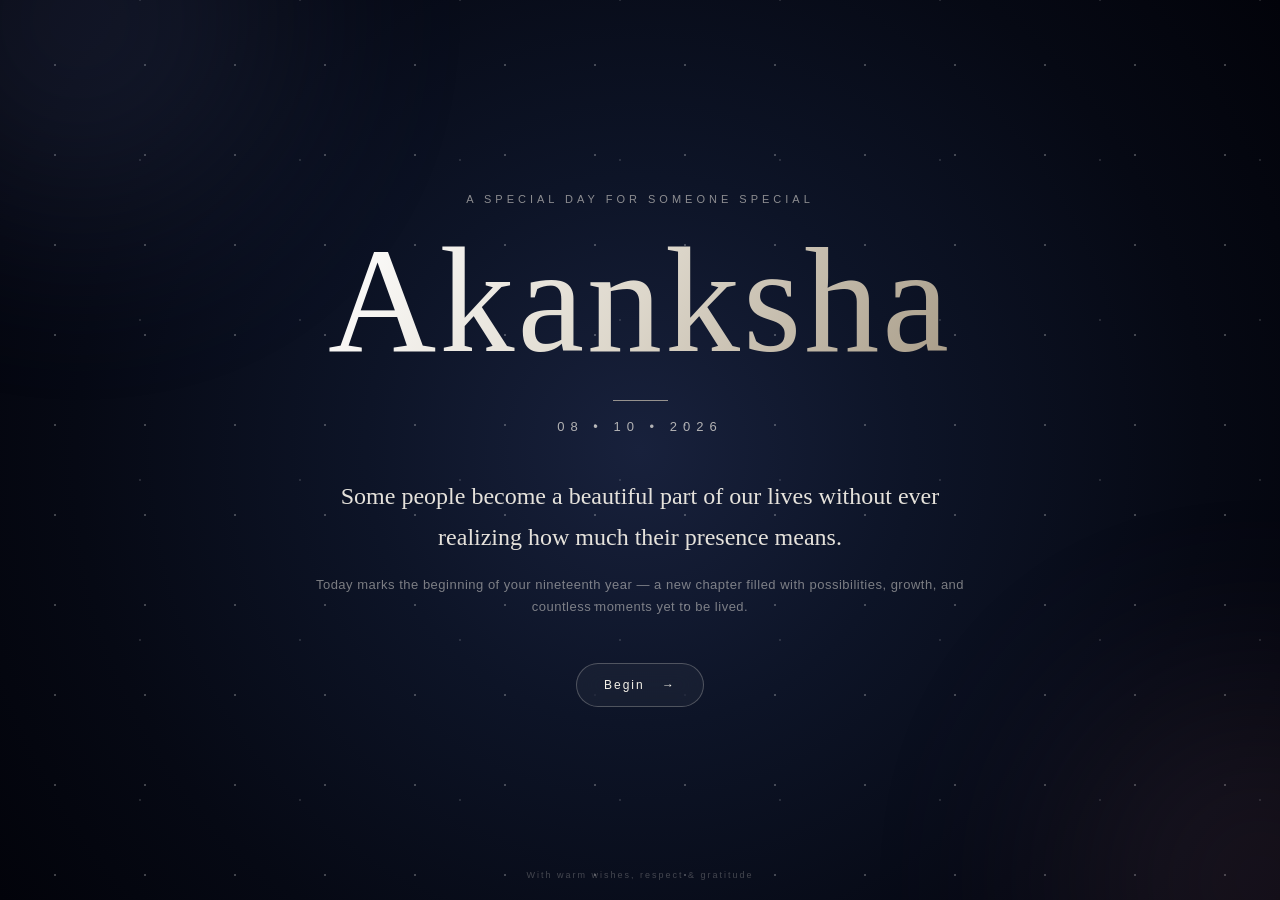
<file: index.html>
<!DOCTYPE html>
<html lang="en">
<head>
    <meta charset="UTF-8">
    <meta name="viewport" content="width=device-width, initial-scale=1.0">

    <title>For Akanksha | 19th Birthday</title>

    <link rel="stylesheet" href="style.css">
</head>

<body>

    <div class="stars"></div>

    <div class="ambient-glow glow-one"></div>
    <div class="ambient-glow glow-two"></div>

    <main class="hero">

        <p class="eyebrow">
            A special day for someone special
        </p>

        <h1>Akanksha</h1>

        <div class="divider"></div>

        <p class="birthday-date">
            08 • 10 • 2026
        </p>

        <div class="message-container">

            <p class="main-message">
                Some people become a beautiful part of our lives
                without ever realizing how much their presence means.
            </p>

            <p class="secondary-message">
                Today marks the beginning of your nineteenth year —
                a new chapter filled with possibilities, growth,
                and countless moments yet to be lived.
            </p>

        </div>

        <button class="begin-button" id="beginButton">
            <span>Begin</span>
            <span class="arrow">→</span>
        </button>

    </main>

    <footer>
        With warm wishes, respect &amp; gratitude
    </footer>

    <script src="script.js"></script>

</body>
</html>
</file>
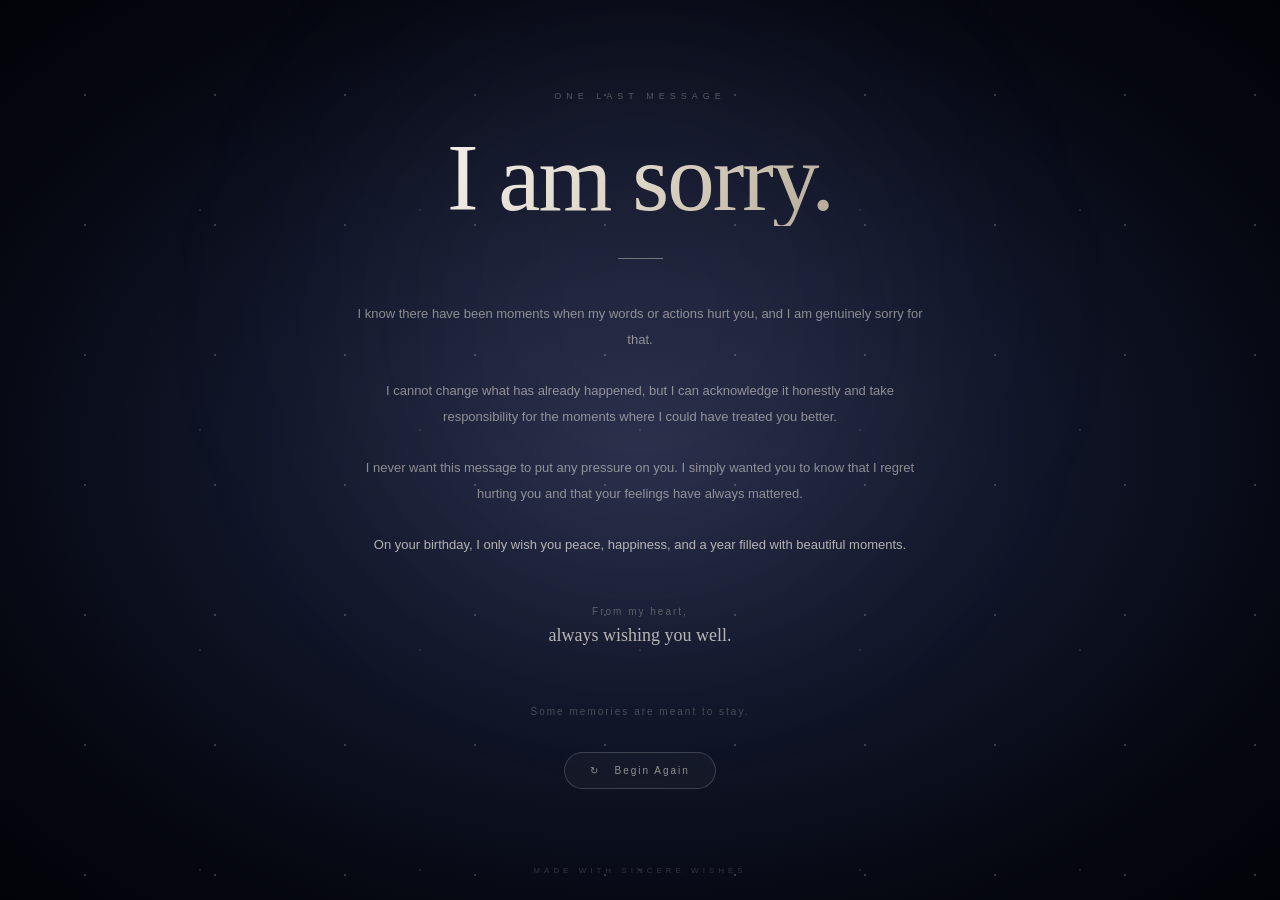
<file: closing.html>
<!DOCTYPE html>
<html lang="en">

<head>

    <meta charset="UTF-8">

    <meta
        name="viewport"
        content="width=device-width, initial-scale=1.0"
    >

    <title>One Last Message | Akanksha</title>

    <link
        rel="stylesheet"
        href="closing.css"
    >

</head>

<body>

    <div class="stars"></div>
    <div class="ambient-glow"></div>


    <main class="closing-page">

        <section class="closing-content">

            <p class="label">
                ONE LAST MESSAGE
            </p>


            <h1>
                I am sorry.
            </h1>


            <div class="divider"></div>


            <div class="message">

                <p>
                    I know there have been moments when
                    my words or actions hurt you, and I am
                    genuinely sorry for that.
                </p>

                <p>
                    I cannot change what has already
                    happened, but I can acknowledge it
                    honestly and take responsibility for
                    the moments where I could have
                    treated you better.
                </p>

                <p>
                    I never want this message to put
                    any pressure on you. I simply wanted
                    you to know that I regret hurting you
                    and that your feelings have always
                    mattered.
                </p>

                <p class="final-message">
                    On your birthday, I only wish you
                    peace, happiness, and a year filled
                    with beautiful moments.
                </p>

            </div>


            <div class="signature">

                <span>
                    From my heart,
                </span>

                <strong>
                    always wishing you well.
                </strong>

            </div>


            <p class="memory">
                Some memories are meant to stay.
            </p>


            <button
                class="restart-button"
                id="restartButton"
            >
                ↻ &nbsp; Begin Again
            </button>

        </section>


        <div class="bottom-note">
            MADE WITH SINCERE WISHES
        </div>

    </main>


    <script src="closing.js"></script>

</body>

</html>
</file>
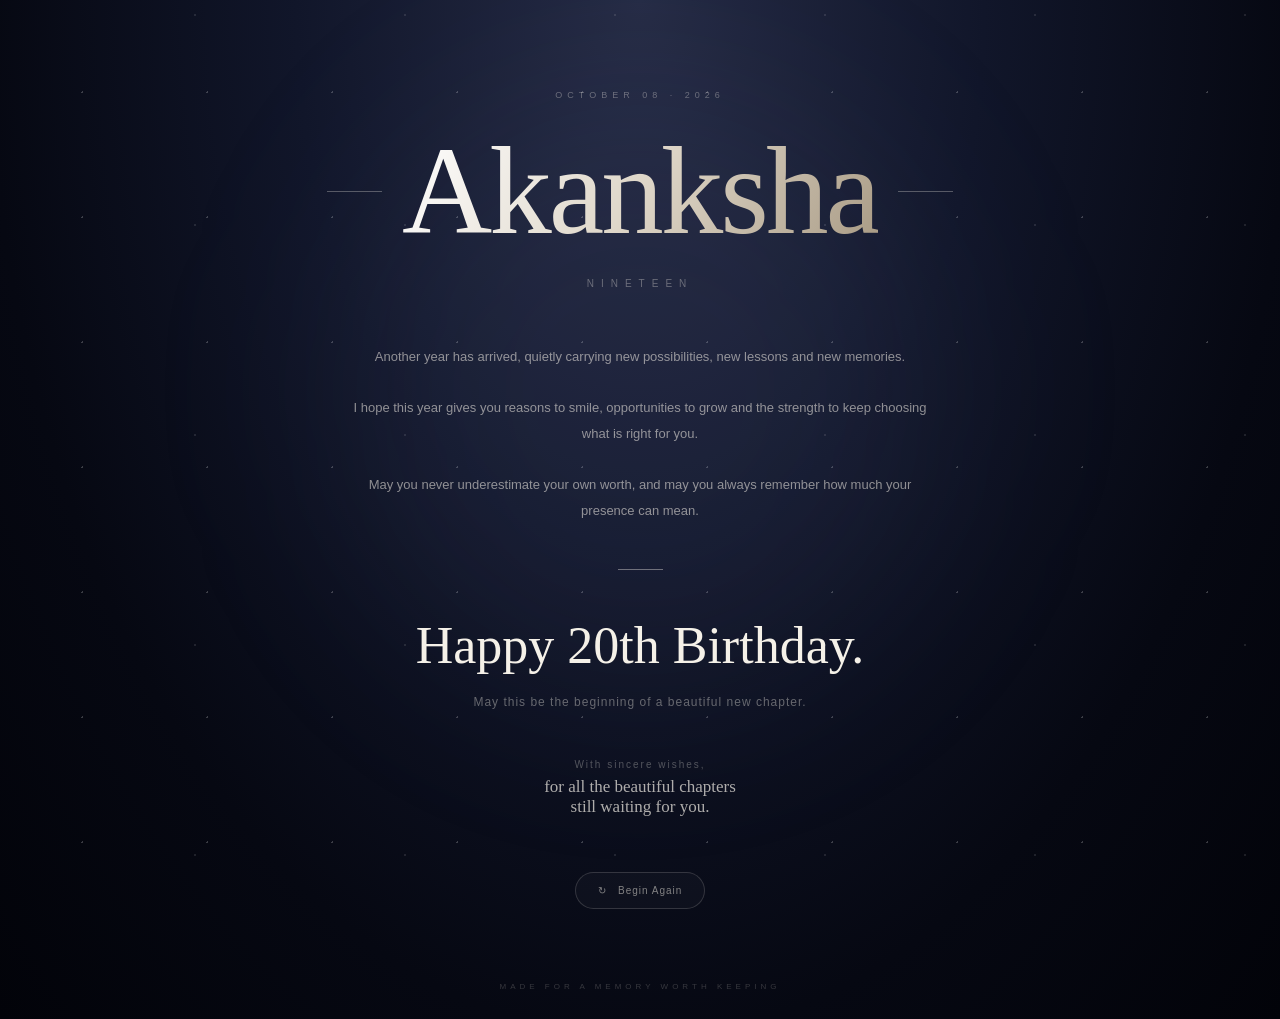
<file: final.html>
<!DOCTYPE html>
<html lang="en">

<head>

    <meta charset="UTF-8">

    <meta
        name="viewport"
        content="width=device-width, initial-scale=1.0"
    >

    <title>For Akanksha | 20</title>

    <link
        rel="stylesheet"
        href="final.css"
    >

</head>

<body>

    <div class="stars"></div>

    <div class="ambient-glow"></div>


    <main class="final-page">


        <section class="final-content">


            <p class="eyebrow">
                OCTOBER 08 · 2026
            </p>


            <div class="name-wrap">

                <span class="name-line"></span>

                <h1>
                    Akanksha
                </h1>

                <span class="name-line"></span>

            </div>


            <p class="turning">
                NINETEEN
            </p>


            <div class="message">

                <p>
                    Another year has arrived,
                    quietly carrying new possibilities,
                    new lessons and new memories.
                </p>

                <p>
                    I hope this year gives you
                    reasons to smile, opportunities
                    to grow and the strength to keep
                    choosing what is right for you.
                </p>

                <p>
                    May you never underestimate
                    your own worth, and may you
                    always remember how much
                    your presence can mean.
                </p>

            </div>


            <div class="divider"></div>


            <p class="wish">
                Happy 20th Birthday.
            </p>


            <p class="closing">
                May this be the beginning
                of a beautiful new chapter.
            </p>


<div class="signature">

    <span>
        With sincere wishes,
    </span>

    <strong>
        for all the beautiful chapters
        <br>
        still waiting for you.
    </strong>

</div>




            <button
                class="replay-button"
                id="replayButton"
            >
                ↻ &nbsp; Begin Again
            </button>


        </section>


        <div class="bottom-note">
            MADE FOR A MEMORY WORTH KEEPING
        </div>


    </main>


    <script
        src="final.js"
    ></script>

</body>

</html>
</file>
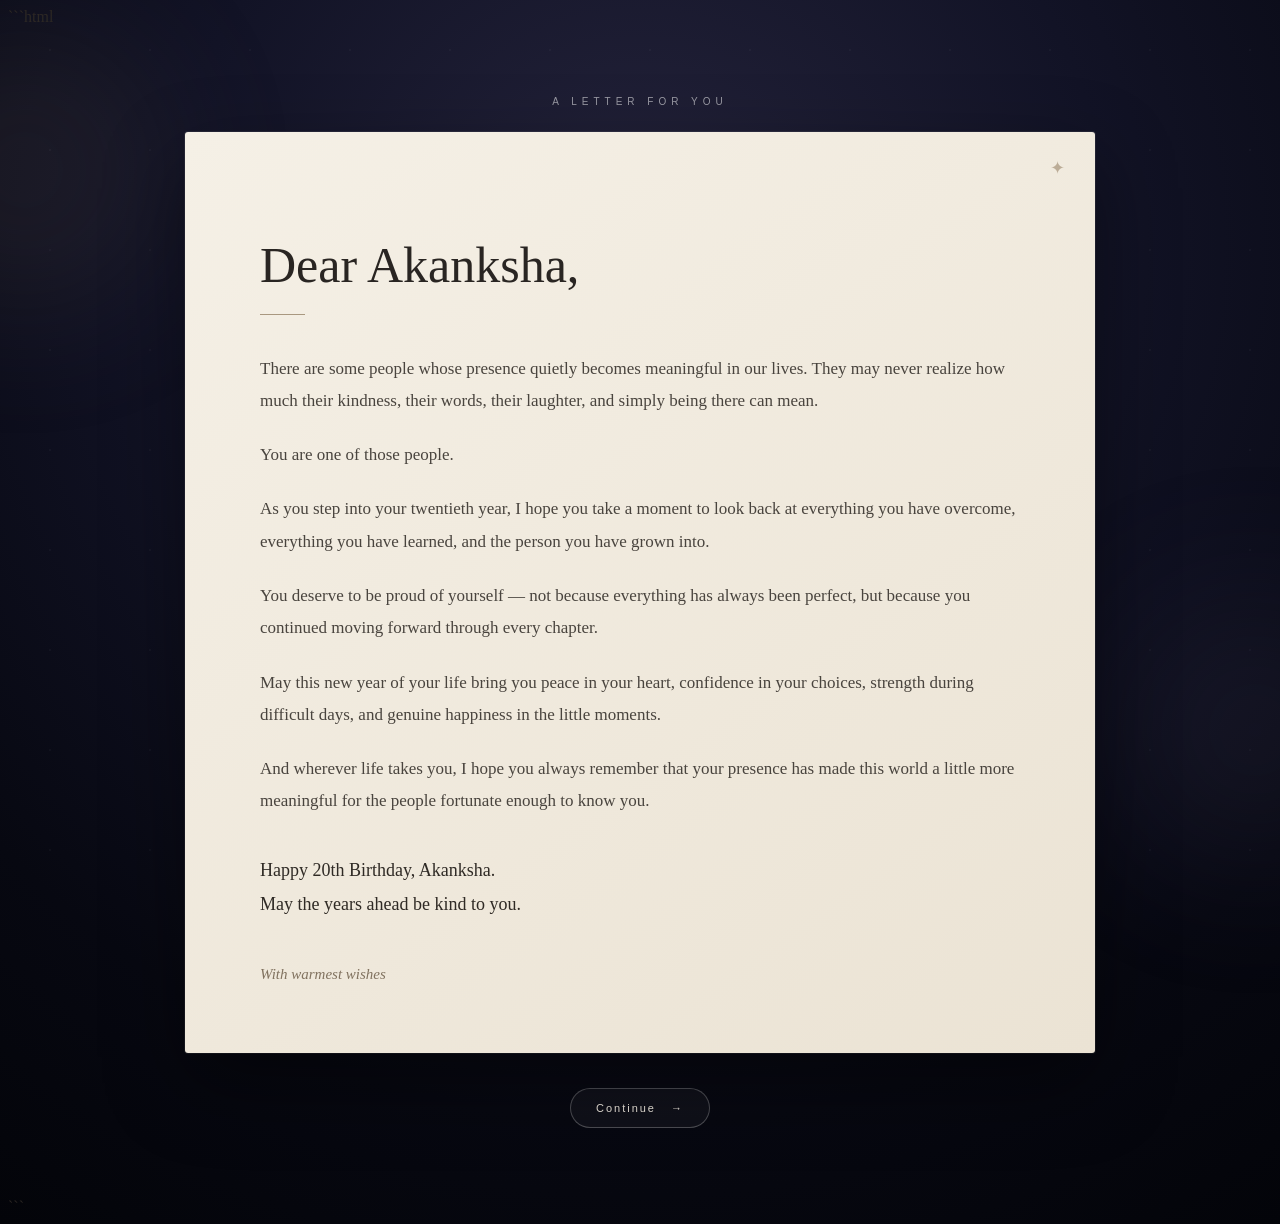
<file: letter.html>
```html
<!DOCTYPE html>
<html lang="en">
<head>
    <meta charset="UTF-8">
    <meta name="viewport" content="width=device-width, initial-scale=1.0">

    <title>A Letter For Akanksha</title>

    <link rel="stylesheet" href="letter.css">
</head>

<body>

    <div class="background"></div>

    <div class="floating-light light-one"></div>
    <div class="floating-light light-two"></div>

    <main class="letter-page">

        <div class="top-label">
            A LETTER FOR YOU
        </div>

        <div class="letter-card">

            <div class="card-decoration">
                ✦
            </div>

            <h1>Dear Akanksha,</h1>

            <div class="letter-line"></div>

            <div class="letter-content">

                <p>
                    There are some people whose presence quietly becomes
                    meaningful in our lives. They may never realize how
                    much their kindness, their words, their laughter,
                    and simply being there can mean.
                </p>

                <p>
                    You are one of those people.
                </p>

                <p>
                    As you step into your twentieth year, I hope you
                    take a moment to look back at everything you have
                    overcome, everything you have learned, and the person
                    you have grown into.
                </p>

                <p>
                    You deserve to be proud of yourself — not because
                    everything has always been perfect, but because
                    you continued moving forward through every chapter.
                </p>

                <p>
                    May this new year of your life bring you peace in
                    your heart, confidence in your choices, strength
                    during difficult days, and genuine happiness in
                    the little moments.
                </p>

                <p>
                    And wherever life takes you, I hope you always
                    remember that your presence has made this world
                    a little more meaningful for the people fortunate
                    enough to know you.
                </p>

                <p class="closing">
                    Happy 20th Birthday, Akanksha.
                    <br>
                    May the years ahead be kind to you.
                </p>

            </div>

            <div class="signature">
                With warmest wishes
            </div>

        </div>

        <button class="next-button" id="nextButton">
            Continue
            <span>→</span>
        </button>

    </main>

    <script src="letter.js"></script>

</body>
</html>
```
</file>
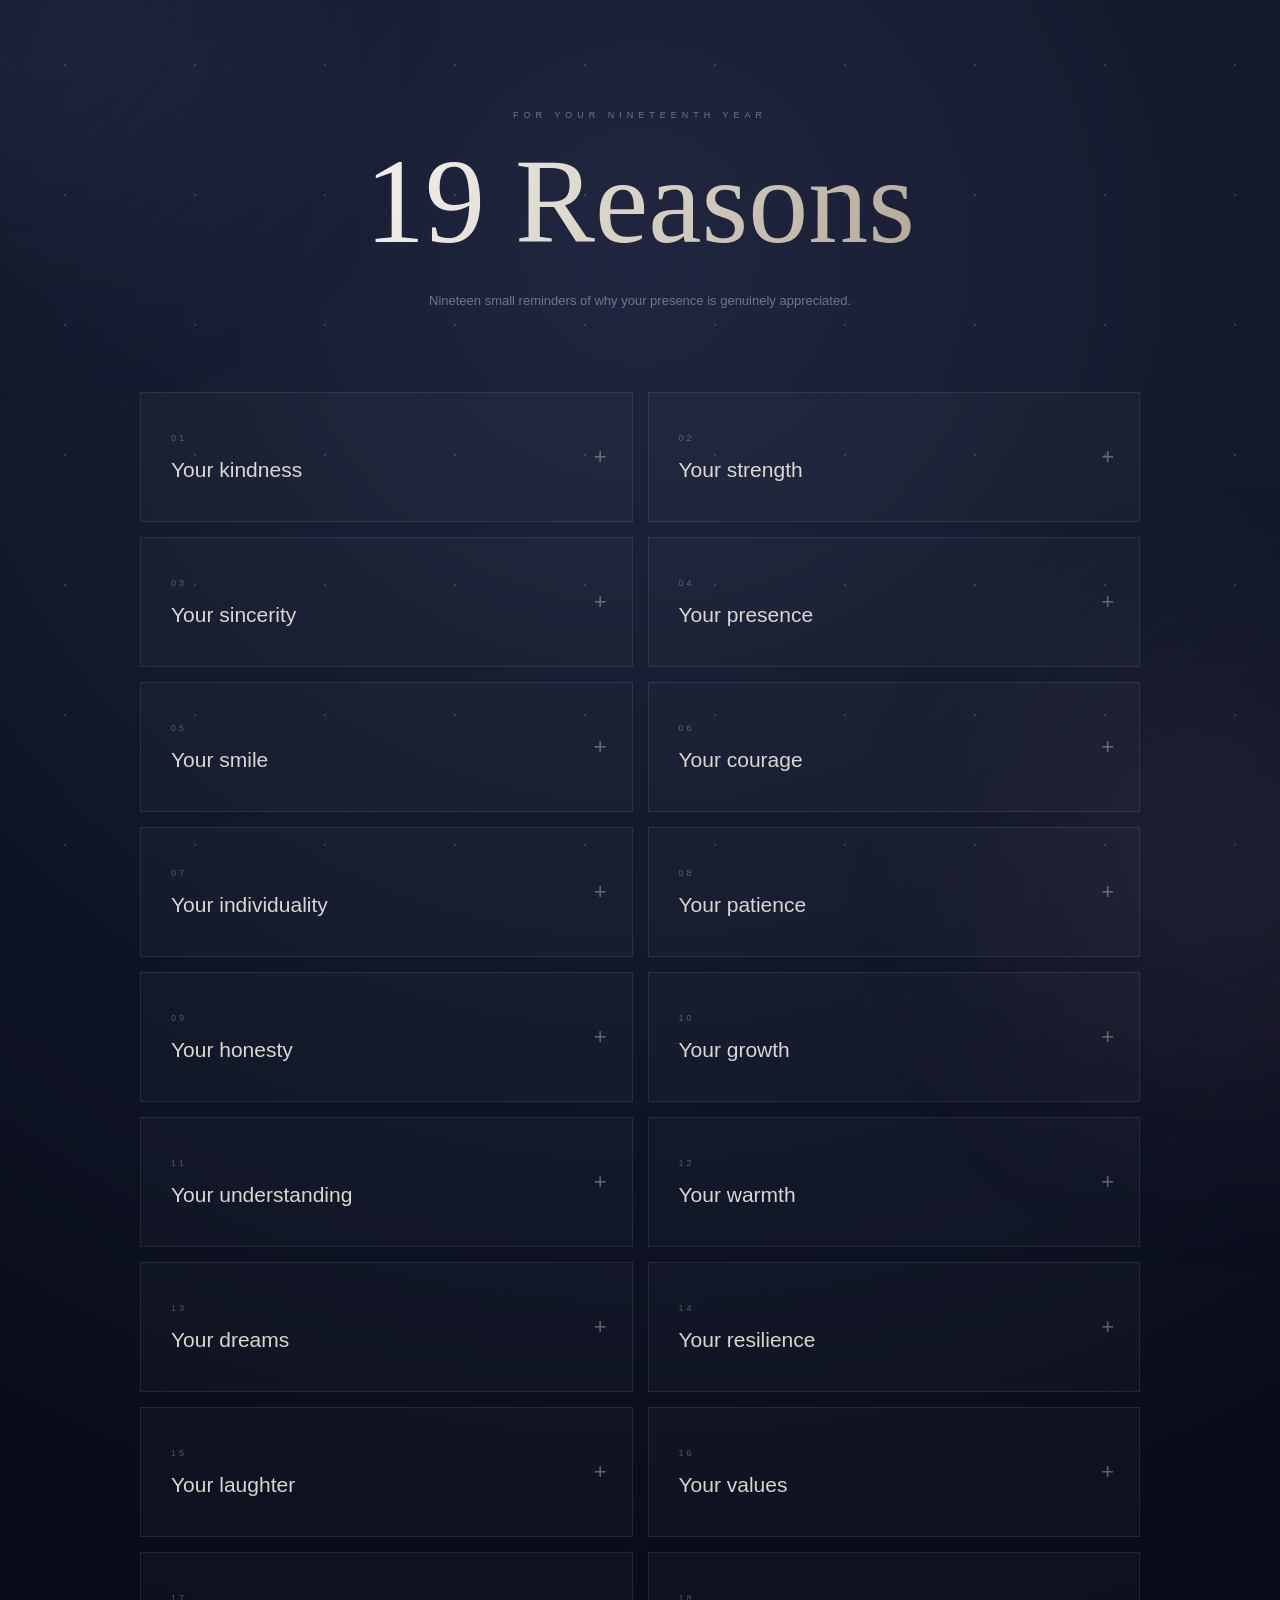
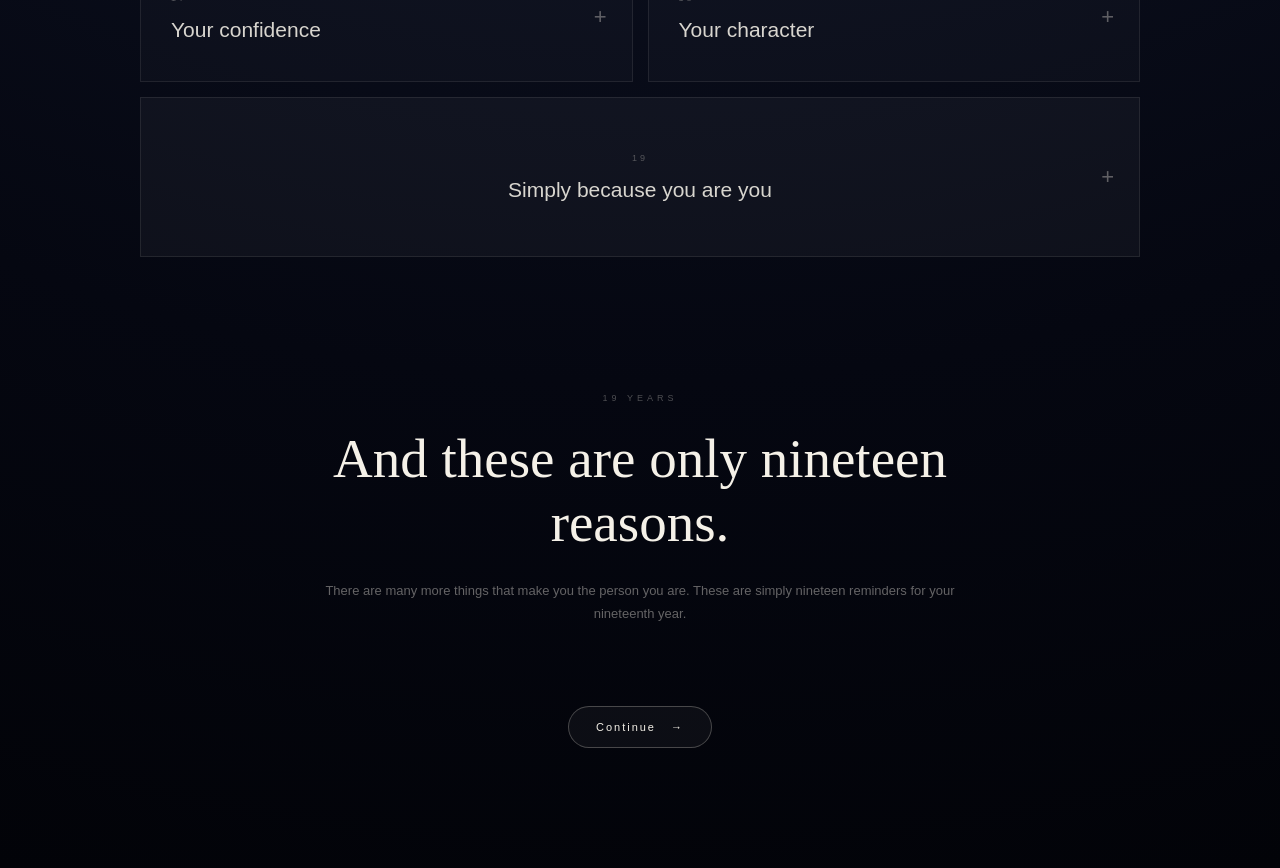
<file: reasons.html>
<!DOCTYPE html>
<html lang="en">

<head>

    <meta charset="UTF-8">

    <meta
        name="viewport"
        content="width=device-width, initial-scale=1.0"
    >

    <title>19 Reasons | Akanksha</title>

    <link
        rel="stylesheet"
        href="reasons.css"
    >

</head>


<body>


    <!-- ==============================
         BACKGROUND
    =============================== -->

    <div class="stars"></div>

    <div class="glow glow-one"></div>

    <div class="glow glow-two"></div>



    <!-- ==============================
         HEADER
    =============================== -->

    <header class="header">

        <p class="eyebrow">
            FOR YOUR NINETEENTH YEAR
        </p>

        <h1>
            19 Reasons
        </h1>

        <p class="intro">

            Nineteen small reminders of why
            your presence is genuinely appreciated.

        </p>

    </header>



    <!-- ==============================
         REASONS
    =============================== -->

    <main class="reasons-container">


        <div class="reasons-grid">


            <!-- 01 -->

            <button
                class="reason-card"
                data-number="01"
                data-title="Your kindness"
                data-message="The kindness you show, even in small and unnoticed moments, says a great deal about the person you are."
            >

                <span class="number">
                    01
                </span>

                <span class="card-title">
                    Your kindness
                </span>

                <span class="open">
                    +
                </span>

            </button>



            <!-- 02 -->

            <button
                class="reason-card"
                data-number="02"
                data-title="Your strength"
                data-message="You have your own difficult days, yet you continue moving forward. That quiet strength deserves respect."
            >

                <span class="number">
                    02
                </span>

                <span class="card-title">
                    Your strength
                </span>

                <span class="open">
                    +
                </span>

            </button>



            <!-- 03 -->

            <button
                class="reason-card"
                data-number="03"
                data-title="Your sincerity"
                data-message="There is something valuable about people who can simply be themselves without pretending to be someone else."
            >

                <span class="number">
                    03
                </span>

                <span class="card-title">
                    Your sincerity
                </span>

                <span class="open">
                    +
                </span>

            </button>



            <!-- 04 -->

            <button
                class="reason-card"
                data-number="04"
                data-title="Your presence"
                data-message="Sometimes someone's presence itself makes an ordinary day feel a little more meaningful."
            >

                <span class="number">
                    04
                </span>

                <span class="card-title">
                    Your presence
                </span>

                <span class="open">
                    +
                </span>

            </button>



            <!-- 05 -->

            <button
                class="reason-card"
                data-number="05"
                data-title="Your smile"
                data-message="A genuine smile has a way of making the people around it feel lighter."
            >

                <span class="number">
                    05
                </span>

                <span class="card-title">
                    Your smile
                </span>

                <span class="open">
                    +
                </span>

            </button>



            <!-- 06 -->

            <button
                class="reason-card"
                data-number="06"
                data-title="Your courage"
                data-message="Choosing to keep going when things are uncertain takes courage, and that deserves appreciation."
            >

                <span class="number">
                    06
                </span>

                <span class="card-title">
                    Your courage
                </span>

                <span class="open">
                    +
                </span>

            </button>



            <!-- 07 -->

            <button
                class="reason-card"
                data-number="07"
                data-title="Your individuality"
                data-message="You have your own way of seeing the world, and that individuality is something worth protecting."
            >

                <span class="number">
                    07
                </span>

                <span class="card-title">
                    Your individuality
                </span>

                <span class="open">
                    +
                </span>

            </button>



            <!-- 08 -->

            <button
                class="reason-card"
                data-number="08"
                data-title="Your patience"
                data-message="The ability to give things time and people understanding is a quality that becomes more valuable with every year."
            >

                <span class="number">
                    08
                </span>

                <span class="card-title">
                    Your patience
                </span>

                <span class="open">
                    +
                </span>

            </button>



            <!-- 09 -->

            <button
                class="reason-card"
                data-number="09"
                data-title="Your honesty"
                data-message="Honesty creates trust, and genuine trust is one of the most meaningful things people can share."
            >

                <span class="number">
                    09
                </span>

                <span class="card-title">
                    Your honesty
                </span>

                <span class="open">
                    +
                </span>

            </button>



            <!-- 10 -->

            <button
                class="reason-card"
                data-number="10"
                data-title="Your growth"
                data-message="The person you are becoming is shaped by everything you have experienced, learned, and overcome."
            >

                <span class="number">
                    10
                </span>

                <span class="card-title">
                    Your growth
                </span>

                <span class="open">
                    +
                </span>

            </button>



            <!-- 11 -->

            <button
                class="reason-card"
                data-number="11"
                data-title="Your understanding"
                data-message="Being able to understand another person's perspective is a quality that makes relationships stronger."
            >

                <span class="number">
                    11
                </span>

                <span class="card-title">
                    Your understanding
                </span>

                <span class="open">
                    +
                </span>

            </button>



            <!-- 12 -->

            <button
                class="reason-card"
                data-number="12"
                data-title="Your warmth"
                data-message="There is a certain comfort in being around someone who makes others feel accepted and respected."
            >

                <span class="number">
                    12
                </span>

                <span class="card-title">
                    Your warmth
                </span>

                <span class="open">
                    +
                </span>

            </button>



            <!-- 13 -->

            <button
                class="reason-card"
                data-number="13"
                data-title="Your dreams"
                data-message="Your dreams deserve space, effort, patience, and the confidence to pursue them."
            >

                <span class="number">
                    13
                </span>

                <span class="card-title">
                    Your dreams
                </span>

                <span class="open">
                    +
                </span>

            </button>



            <!-- 14 -->

            <button
                class="reason-card"
                data-number="14"
                data-title="Your resilience"
                data-message="Life does not always go according to plan, but resilience allows us to continue writing the next chapter."
            >

                <span class="number">
                    14
                </span>

                <span class="card-title">
                    Your resilience
                </span>

                <span class="open">
                    +
                </span>

            </button>



            <!-- 15 -->

            <button
                class="reason-card"
                data-number="15"
                data-title="Your laughter"
                data-message="Some laughter becomes part of the memories we carry long after the moment itself has passed."
            >

                <span class="number">
                    15
                </span>

                <span class="card-title">
                    Your laughter
                </span>

                <span class="open">
                    +
                </span>

            </button>



            <!-- 16 -->

            <button
                class="reason-card"
                data-number="16"
                data-title="Your values"
                data-message="The values you carry quietly shape the person you become, and those values are worth holding onto."
            >

                <span class="number">
                    16
                </span>

                <span class="card-title">
                    Your values
                </span>

                <span class="open">
                    +
                </span>

            </button>



            <!-- 17 -->

            <button
                class="reason-card"
                data-number="17"
                data-title="Your confidence"
                data-message="I hope you continue discovering your own worth and never allow temporary doubts to define you."
            >

                <span class="number">
                    17
                </span>

                <span class="card-title">
                    Your confidence
                </span>

                <span class="open">
                    +
                </span>

            </button>



            <!-- 18 -->

            <button
                class="reason-card"
                data-number="18"
                data-title="Your character"
                data-message="Titles and achievements matter, but character is what remains when everything else is taken away."
            >

                <span class="number">
                    18
                </span>

                <span class="card-title">
                    Your character
                </span>

                <span class="open">
                    +
                </span>

            </button>



            <!-- 19 -->

            <button
                class="reason-card final-reason"
                data-number="19"
                data-title="Simply because you are you"
                data-message="After all the reasons, there is one simple truth: you do not need to become someone else to be worthy of appreciation."
            >

                <span class="number">
                    19
                </span>

                <span class="card-title">
                    Simply because you are you
                </span>

                <span class="open">
                    +
                </span>

            </button>


        </div>



        <!-- ==============================
             MODAL
        =============================== -->

        <div
            class="reason-modal"
            id="reasonModal"
        >

            <div
                class="modal-backdrop"
                id="modalBackdrop"
            ></div>

            <div class="modal-card">

                <button
                    class="close-button"
                    id="closeButton"
                >
                    ×
                </button>

                <span
                    class="modal-number"
                    id="modalNumber"
                >
                    01
                </span>

                <h2
                    id="modalTitle"
                >
                    Your kindness
                </h2>

                <div class="modal-line"></div>

                <p
                    id="modalMessage"
                ></p>

            </div>

        </div>



        <!-- ==============================
             ENDING
        =============================== -->

        <section class="reasons-ending">

            <span>
                19 YEARS
            </span>

            <h2>
                And these are only
                nineteen reasons.
            </h2>

            <p>
                There are many more things that make
                you the person you are. These are simply
                nineteen reminders for your nineteenth year.
            </p>

        </section>



        <!-- ==============================
             BUTTON
        =============================== -->

        <button
            class="continue-button"
            id="continueButton"
        >

            Continue

            <span>
                →
            </span>

        </button>


    </main>


    <script
        src="reasons.js"
    ></script>

</body>

</html>
</file>
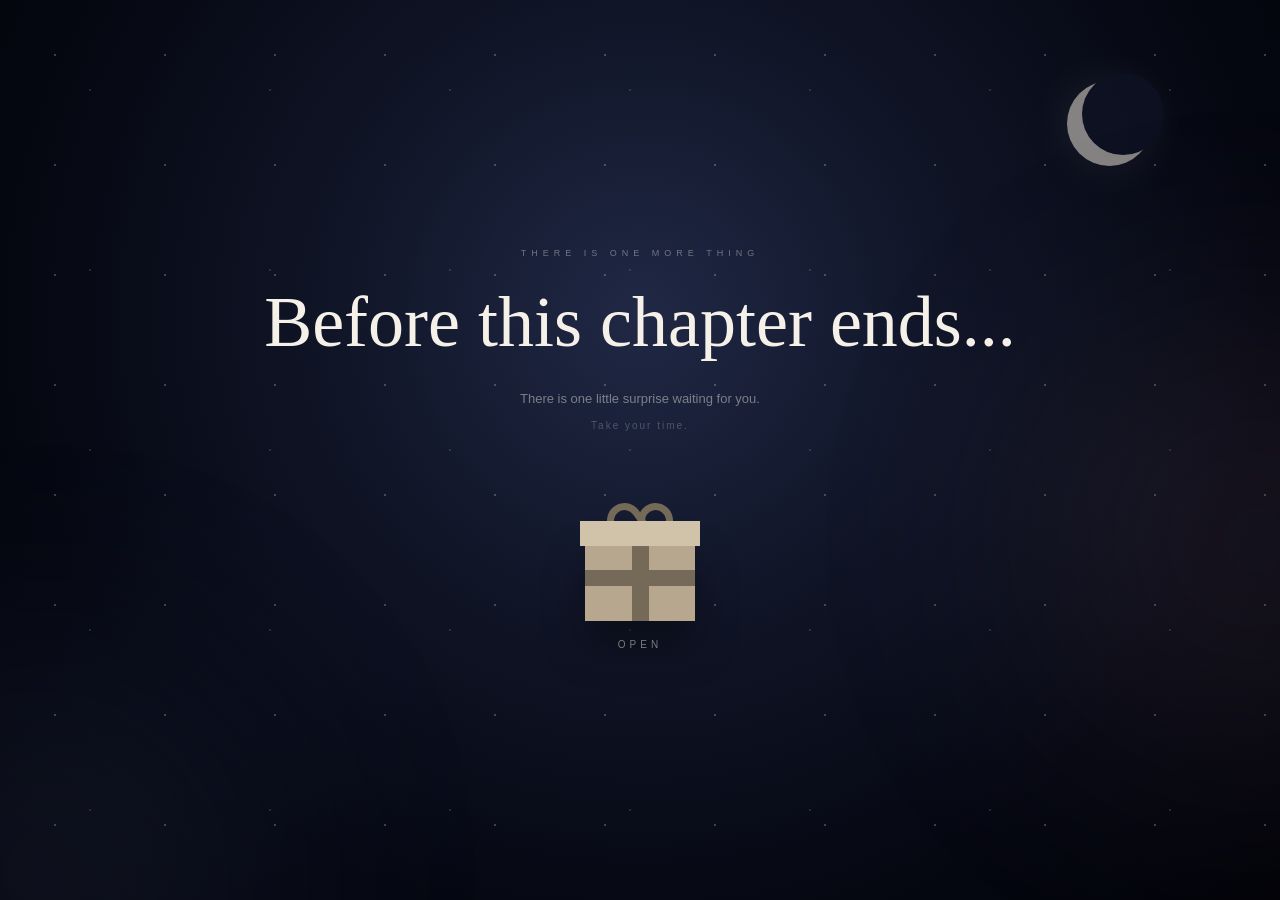
<file: surprise.html>
<!DOCTYPE html>
<html lang="en">

<head>

    <meta charset="UTF-8">

    <meta
        name="viewport"
        content="width=device-width, initial-scale=1.0"
    >

    <title>One Last Surprise | Akanksha</title>

    <link
        rel="stylesheet"
        href="surprise.css"
    >

</head>


<body>


    <!-- ==============================
         BACKGROUND
    =============================== -->

    <div class="stars"></div>

    <div class="moon"></div>

    <div class="glow glow-one"></div>

    <div class="glow glow-two"></div>



    <!-- ==============================
         MAIN
    =============================== -->

    <main class="surprise-page">


        <!-- INTRO -->

        <section
            class="intro-section"
            id="introSection"
        >

            <p class="eyebrow">
                THERE IS ONE MORE THING
            </p>

            <h1>
                Before this chapter ends...
            </h1>

            <p class="intro-text">

                There is one little surprise
                waiting for you.

            </p>

            <p class="instruction">
                Take your time.
            </p>

            <button
                class="gift-button"
                id="giftButton"
            >

                <div class="gift">

                    <div class="gift-lid"></div>

                    <div class="gift-box">

                        <div class="ribbon-vertical"></div>

                    </div>

                    <div class="ribbon-horizontal"></div>

                    <div class="bow bow-left"></div>

                    <div class="bow bow-right"></div>

                </div>

                <span>
                    Open
                </span>

            </button>

        </section>



        <!-- ==============================
             REVEAL
        =============================== -->

        <section
            class="reveal-section"
            id="revealSection"
        >

            <p class="reveal-label">
                OCTOBER 08 · 2026
            </p>

            <div class="number-wrap">

                <span class="number nineteen">
                    19
                </span>

            </div>

            <h2>
                Happy Birthday,
            </h2>

            <h3>
                Akanksha
            </h3>

            <div class="reveal-line"></div>

            <p class="reveal-message">

                May your nineteenth year bring you
                closer to everything you hope for,
                and may you always have the courage
                to choose what brings meaning to your life.

            </p>

            <p class="reveal-message second">

                Keep growing.
                Keep believing.
                Keep becoming.

            </p>

            <button
                class="final-button"
                id="finalButton"
            >

                <span>
                    One final page
                </span>

                <span>
                    →
                </span>

            </button>

        </section>


    </main>


    <!-- ==============================
         CONFETTI
    =============================== -->

    <div
        class="confetti-container"
        id="confettiContainer"
    ></div>


    <script
        src="surprise.js"
    ></script>


</body>

</html>
</file>
<file: style.css>
/* =====================================================
   AKANKSHA — 20TH BIRTHDAY
   MAIN STYLESHEET
   ===================================================== */

* {
    margin: 0;
    padding: 0;
    box-sizing: border-box;
}

html {
    scroll-behavior: smooth;
}

body {
    min-height: 100vh;
    overflow: hidden;

    background:
        radial-gradient(
            circle at center,
            #18213c 0%,
            #0d1427 35%,
            #060914 72%,
            #02030a 100%
        );

    color: #f5f1e8;

    font-family:
        Georgia,
        "Times New Roman",
        serif;
}


/* =====================================================
   STAR BACKGROUND
   ===================================================== */

.stars {
    position: fixed;
    inset: 0;

    pointer-events: none;

    background-image:
        radial-gradient(
            circle,
            rgba(255, 255, 255, 0.8) 1px,
            transparent 1px
        ),
        radial-gradient(
            circle,
            rgba(255, 255, 255, 0.4) 1px,
            transparent 1px
        );

    background-size:
        90px 90px,
        160px 160px;

    background-position:
        10px 20px,
        60px 80px;

    opacity: 0.3;

    animation: starMovement 25s linear infinite;
}

@keyframes starMovement {

    from {
        transform: translateY(0);
    }

    to {
        transform: translateY(-100px);
    }

}


/* =====================================================
   AMBIENT LIGHT
   ===================================================== */

.ambient-glow {
    position: fixed;

    width: 400px;
    height: 400px;

    border-radius: 50%;

    filter: blur(110px);

    opacity: 0.15;

    pointer-events: none;
}

.glow-one {
    top: -180px;
    left: -120px;

    background: #7183c7;
}

.glow-two {
    right: -180px;
    bottom: -180px;

    background: #9a6c86;
}


/* =====================================================
   HERO SECTION
   ===================================================== */

.hero {
    position: relative;
    z-index: 2;

    min-height: 100vh;

    display: flex;
    flex-direction: column;

    align-items: center;
    justify-content: center;

    text-align: center;

    padding: 30px;
}


/* =====================================================
   SMALL INTRO
   ===================================================== */

.eyebrow {
    margin-bottom: 28px;

    font-family:
        "Helvetica Neue",
        Arial,
        sans-serif;

    font-size: 11px;

    letter-spacing: 4px;

    text-transform: uppercase;

    color: rgba(245, 241, 232, 0.55);

    opacity: 0;

    animation:
        fadeUp 1.2s ease forwards;
}


/* =====================================================
   NAME
   ===================================================== */

h1 {
    font-size: clamp(70px, 12vw, 150px);

    font-weight: 400;

    line-height: 0.9;

    letter-spacing: 3px;

    background:
        linear-gradient(
            120deg,
            #ffffff,
            #ddd7cb,
            #a89c88
        );

    -webkit-background-clip: text;
    background-clip: text;

    color: transparent;

    opacity: 0;

    animation:
        fadeUp 1.5s 0.25s ease forwards;
}


/* =====================================================
   DIVIDER
   ===================================================== */

.divider {
    width: 55px;
    height: 1px;

    margin-top: 32px;
    margin-bottom: 18px;

    background: rgba(220, 210, 190, 0.65);

    transform: scaleX(0);

    animation:
        dividerReveal 1s 0.9s ease forwards;
}

@keyframes dividerReveal {

    to {
        transform: scaleX(1);
    }

}


/* =====================================================
   DATE
   ===================================================== */

.birthday-date {
    font-family:
        "Helvetica Neue",
        Arial,
        sans-serif;

    font-size: 13px;

    letter-spacing: 6px;

    color: rgba(245, 241, 232, 0.7);

    opacity: 0;

    animation:
        fadeUp 1s 1.1s ease forwards;
}


/* =====================================================
   MESSAGE
   ===================================================== */

.message-container {
    max-width: 650px;

    margin-top: 42px;
}

.main-message {
    font-size: clamp(18px, 2.5vw, 24px);

    line-height: 1.7;

    color: rgba(245, 241, 232, 0.93);

    opacity: 0;

    animation:
        fadeUp 1.3s 1.35s ease forwards;
}

.secondary-message {
    margin-top: 16px;

    font-family:
        "Helvetica Neue",
        Arial,
        sans-serif;

    font-size: 13px;

    line-height: 1.7;

    letter-spacing: 0.5px;

    color: rgba(245, 241, 232, 0.48);

    opacity: 0;

    animation:
        fadeUp 1.2s 1.65s ease forwards;
}


/* =====================================================
   BEGIN BUTTON
   ===================================================== */

.begin-button {
    margin-top: 45px;

    padding: 14px 27px;

    border: 1px solid rgba(245, 241, 232, 0.25);

    border-radius: 100px;

    background: rgba(255, 255, 255, 0.04);

    color: #f5f1e8;

    font-family:
        "Helvetica Neue",
        Arial,
        sans-serif;

    font-size: 12px;

    letter-spacing: 2px;

    cursor: pointer;

    backdrop-filter: blur(12px);

    opacity: 0;

    animation:
        fadeUp 1.2s 1.95s ease forwards;

    transition:
        transform 0.35s ease,
        background 0.35s ease,
        border-color 0.35s ease;
}

.begin-button:hover {
    transform: translateY(-3px);

    background: rgba(255, 255, 255, 0.09);

    border-color:
        rgba(245, 241, 232, 0.5);
}

.arrow {
    display: inline-block;

    margin-left: 12px;

    transition:
        transform 0.3s ease;
}

.begin-button:hover .arrow {
    transform: translateX(5px);
}


/* =====================================================
   FOOTER
   ===================================================== */

footer {
    position: fixed;

    z-index: 5;

    bottom: 20px;

    width: 100%;

    text-align: center;

    font-family:
        "Helvetica Neue",
        Arial,
        sans-serif;

    font-size: 9px;

    letter-spacing: 2px;

    color:
        rgba(245, 241, 232, 0.25);
}


/* =====================================================
   GENERAL ANIMATION
   ===================================================== */

@keyframes fadeUp {

    from {
        opacity: 0;
        transform: translateY(20px);
    }

    to {
        opacity: 1;
        transform: translateY(0);
    }

}


/* =====================================================
   MOBILE
   ===================================================== */

@media (max-width: 600px) {

    .hero {
        padding: 25px;
    }

    .eyebrow {
        font-size: 8px;
        letter-spacing: 3px;
    }

    h1 {
        font-size: 70px;
    }

    .main-message {
        font-size: 18px;
        line-height: 1.65;
    }

    .secondary-message {
        font-size: 11px;
    }

    .birthday-date {
        font-size: 11px;
        letter-spacing: 5px;
    }

    .begin-button {
        margin-top: 35px;
    }

    footer {
        padding: 0 20px;
        font-size: 8px;
    }

}
</file>
<file: closing.css>
/* =====================================================
   CLOSING PAGE
   ===================================================== */

* {
    margin: 0;
    padding: 0;
    box-sizing: border-box;
}


body {

    min-height: 100vh;

    overflow-x: hidden;

    background:
        radial-gradient(
            ellipse at center,
            #242a44 0%,
            #111629 42%,
            #060812 75%,
            #020308 100%
        );

    color: #f5f1e8;

    font-family:
        Georgia,
        "Times New Roman",
        serif;

}


/* =====================================================
   BACKGROUND
   ===================================================== */

.stars {

    position: fixed;

    inset: 0;

    pointer-events: none;

    background-image:

        radial-gradient(
            circle,
            rgba(255,255,255,.7) 1px,
            transparent 1px
        ),

        radial-gradient(
            circle,
            rgba(255,255,255,.35) 1px,
            transparent 1px
        );

    background-size:
        130px 130px,
        220px 220px;

    background-position:
        20px 30px,
        90px 100px;

    opacity: .28;

    animation:
        starsMove 45s linear infinite;
}


@keyframes starsMove {

    from {
        transform:
            translateY(0);
    }

    to {
        transform:
            translateY(-150px);
    }

}


.ambient-glow {

    position: fixed;

    width: 550px;

    height: 550px;

    top: 5%;

    left: 50%;

    transform:
        translateX(-50%);

    border-radius: 50%;

    background:
        rgba(135,145,190,.08);

    filter:
        blur(110px);

    pointer-events: none;

}


/* =====================================================
   PAGE
   ===================================================== */

.closing-page {

    position: relative;

    min-height: 100vh;

    display: flex;

    align-items: center;

    justify-content: center;

    padding:
        90px 25px 110px;

}


/* =====================================================
   CONTENT
   ===================================================== */

.closing-content {

    position: relative;

    z-index: 2;

    width:
        min(650px, 100%);

    text-align: center;

    animation:
        pageAppear 1.5s ease forwards;

}


@keyframes pageAppear {

    from {

        opacity: 0;

        transform:
            translateY(30px);

    }

    to {

        opacity: 1;

        transform:
            translateY(0);

    }

}


/* =====================================================
   LABEL
   ===================================================== */

.label {

    font-family:
        Arial,
        sans-serif;

    font-size:
        9px;

    letter-spacing:
        5px;

    color:
        rgba(245,241,232,.3);

}


/* =====================================================
   HEADING
   ===================================================== */

.closing-content h1 {

    margin-top:
        30px;

    font-size:
        clamp(
            55px,
            10vw,
            95px
        );

    font-weight:
        400;

    line-height:
        1;

    letter-spacing:
        -2px;

    background:
        linear-gradient(
            120deg,
            #ffffff,
            #ddd5c6,
            #9f927e
        );

    -webkit-background-clip:
        text;

    background-clip:
        text;

    color:
        transparent;

}


/* =====================================================
   DIVIDER
   ===================================================== */

.divider {

    width:
        45px;

    height:
        1px;

    margin:
        32px auto 42px;

    background:
        rgba(245,241,232,.4);

}


/* =====================================================
   MESSAGE
   ===================================================== */

.message {

    max-width:
        570px;

    margin:
        0 auto;

}


.message p {

    margin-bottom:
        25px;

    font-family:
        Arial,
        sans-serif;

    font-size:
        13px;

    line-height:
        2;

    color:
        rgba(245,241,232,.52);

}


.message .final-message {

    color:
        rgba(245,241,232,.7);

}


/* =====================================================
   SIGNATURE
   ===================================================== */

.signature {

    margin-top:
        48px;

    display:
        flex;

    flex-direction:
        column;

    gap:
        8px;

}


.signature span {

    font-family:
        Arial,
        sans-serif;

    font-size:
        10px;

    letter-spacing:
        2px;

    color:
        rgba(245,241,232,.3);

}


.signature strong {

    font-size:
        18px;

    font-weight:
        400;

    color:
        rgba(245,241,232,.72);

}


/* =====================================================
   MEMORY LINE
   ===================================================== */

.memory {

    margin-top:
        60px;

    font-family:
        Arial,
        sans-serif;

    font-size:
        10px;

    letter-spacing:
        2px;

    color:
        rgba(245,241,232,.25);

}


/* =====================================================
   RESTART BUTTON
   ===================================================== */

.restart-button {

    margin-top:
        35px;

    padding:
        12px 25px;

    border:
        1px solid
        rgba(245,241,232,.18);

    border-radius:
        100px;

    background:
        rgba(255,255,255,.03);

    color:
        rgba(245,241,232,.55);

    font-family:
        Arial,
        sans-serif;

    font-size:
        10px;

    letter-spacing:
        2px;

    cursor:
        pointer;

    transition:
        transform .3s ease,
        background .3s ease,
        color .3s ease;

}


.restart-button:hover {

    transform:
        translateY(-3px);

    background:
        rgba(255,255,255,.08);

    color:
        #ffffff;

}


/* =====================================================
   BOTTOM NOTE
   ===================================================== */

.bottom-note {

    position:
        absolute;

    bottom:
        25px;

    left:
        0;

    right:
        0;

    text-align:
        center;

    font-family:
        Arial,
        sans-serif;

    font-size:
        8px;

    letter-spacing:
        4px;

    color:
        rgba(245,241,232,.18);

}


/* =====================================================
   MOBILE
   ===================================================== */

@media (max-width: 600px) {

    .closing-page {

        padding:
            70px 20px 90px;

    }

    .message p {

        font-size:
            12px;

    }

    .memory {

        margin-top:
            45px;

    }

}
</file>
<file: final.css>
* {
    margin: 0;
    padding: 0;
    box-sizing: border-box;
}


html {
    scroll-behavior: smooth;
}


body {

    min-height: 100vh;

    overflow-x: hidden;

    background:
        radial-gradient(
            ellipse at center top,
            #252b45 0%,
            #11162a 38%,
            #060812 72%,
            #020309 100%
        );

    color: #f5f1e8;

    font-family:
        Georgia,
        "Times New Roman",
        serif;

}



/* =====================================================
   STARS
   ===================================================== */


.stars {

    position: fixed;

    inset: 0;

    pointer-events: none;

    background-image:

        radial-gradient(
            circle,
            rgba(255,255,255,.7) 1px,
            transparent 1px
        ),

        radial-gradient(
            circle,
            rgba(255,255,255,.35) 1px,
            transparent 1px
        );

    background-size:
        125px 125px,
        210px 210px;

    background-position:
        20px 30px,
        90px 120px;

    opacity: .3;

    animation:
        starsFloat 45s linear infinite;

}


@keyframes starsFloat {

    from {
        transform:
            translateY(0);
    }

    to {
        transform:
            translateY(-150px);
    }

}



/* =====================================================
   AMBIENT GLOW
   ===================================================== */


.ambient-glow {

    position: fixed;

    width: 600px;

    height: 600px;

    left: 50%;

    top: 10%;

    transform:
        translateX(-50%);

    border-radius: 50%;

    background:
        rgba(130,140,190,.08);

    filter:
        blur(100px);

    pointer-events: none;

}



/* =====================================================
   MAIN
   ===================================================== */


.final-page {

    position: relative;

    min-height: 100vh;

    display: flex;

    align-items: center;

    justify-content: center;

    padding:
        90px
        25px
        110px;

}



/* =====================================================
   CONTENT
   ===================================================== */


.final-content {

    position: relative;

    z-index: 2;

    width: min(
        720px,
        100%
    );

    text-align: center;

    animation:
        appear 1.5s ease forwards;

}


@keyframes appear {

    from {

        opacity: 0;

        transform:
            translateY(30px);

    }

    to {

        opacity: 1;

        transform:
            translateY(0);

    }

}



/* =====================================================
   EYEBROW
   ===================================================== */


.eyebrow {

    font-family:
        Arial,
        sans-serif;

    font-size:
        9px;

    letter-spacing:
        5px;

    color:
        rgba(245,241,232,.35);

}



/* =====================================================
   NAME
   ===================================================== */


.name-wrap {

    display:
        flex;

    align-items:
        center;

    justify-content:
        center;

    gap:
        20px;

    margin-top:
        35px;

}


.name-wrap h1 {

    font-size:
        clamp(
            60px,
            12vw,
            125px
        );

    font-weight:
        400;

    line-height:
        .9;

    letter-spacing:
        -3px;

    background:
        linear-gradient(
            120deg,
            #ffffff,
            #ded6c8,
            #a99b85
        );

    -webkit-background-clip:
        text;

    background-clip:
        text;

    color:
        transparent;

}


.name-line {

    width:
        55px;

    height:
        1px;

    background:
        rgba(245,241,232,.3);

}



/* =====================================================
   TWENTY
   ===================================================== */


.turning {

    margin-top:
        30px;

    font-family:
        Arial,
        sans-serif;

    font-size:
        10px;

    letter-spacing:
        7px;

    color:
        rgba(245,241,232,.35);

}



/* =====================================================
   MESSAGE
   ===================================================== */


.message {

    max-width:
        580px;

    margin:
        55px auto 0;

}


.message p {

    font-family:
        Arial,
        sans-serif;

    font-size:
        13px;

    line-height:
        2;

    color:
        rgba(245,241,232,.55);

    margin-bottom:
        25px;

}



/* =====================================================
   DIVIDER
   ===================================================== */


.divider {

    width:
        45px;

    height:
        1px;

    margin:
        45px auto;

    background:
        rgba(245,241,232,.4);

}



/* =====================================================
   BIRTHDAY WISH
   ===================================================== */


.wish {

    font-size:
        clamp(
            30px,
            5vw,
            52px
        );

    font-weight:
        400;

    line-height:
        1.2;

}


.closing {

    margin-top:
        18px;

    font-family:
        Arial,
        sans-serif;

    font-size:
        12px;

    letter-spacing:
        1px;

    color:
        rgba(245,241,232,.38);

}



/* =====================================================
   SIGNATURE
   ===================================================== */


.signature {

    display:
        flex;

    flex-direction:
        column;

    gap:
        7px;

    margin-top:
        50px;

}


.signature span {

    font-family:
        Arial,
        sans-serif;

    font-size:
        10px;

    letter-spacing:
        2px;

    color:
        rgba(245,241,232,.3);

}


.signature strong {

    font-size:
        17px;

    font-weight:
        400;

    color:
        rgba(245,241,232,.7);

}



/* =====================================================
   REPLAY
   ===================================================== */


.replay-button {

    margin-top:
        55px;

    padding:
        12px
        22px;

    border:
        1px solid
        rgba(245,241,232,.16);

    border-radius:
        100px;

    background:
        rgba(255,255,255,.025);

    color:
        rgba(245,241,232,.5);

    font-family:
        Arial,
        sans-serif;

    font-size:
        10px;

    letter-spacing:
        1px;

    cursor:
        pointer;

    transition:
        transform .3s ease,
        color .3s ease,
        background .3s ease;

}


.replay-button:hover {

    transform:
        translateY(-3px);

    color:
        #f5f1e8;

    background:
        rgba(255,255,255,.07);

}



/* =====================================================
   BOTTOM NOTE
   ===================================================== */


.bottom-note {

    position:
        absolute;

    bottom:
        28px;

    left:
        0;

    right:
        0;

    text-align:
        center;

    font-family:
        Arial,
        sans-serif;

    font-size:
        8px;

    letter-spacing:
        4px;

    color:
        rgba(245,241,232,.2);

}



/* =====================================================
   MOBILE
   ===================================================== */


@media (max-width: 600px) {

    .final-page {

        padding:
            70px
            20px
            90px;

    }


    .name-wrap {

        gap:
            10px;

    }


    .name-line {

        width:
            25px;

    }


    .message {

        margin-top:
            40px;

    }


    .message p {

        font-size:
            12px;

    }


    .signature {

        margin-top:
            40px;

    }

};
</file>
<file: letter.css>
```css
/* =====================================================
   AKANKSHA — LETTER PAGE
   ===================================================== */

* {
    margin: 0;
    padding: 0;
    box-sizing: border-box;
}

body {
    min-height: 100vh;

    background:
        radial-gradient(
            circle at 50% 20%,
            #24233b 0%,
            #121326 40%,
            #070811 75%,
            #030409 100%
        );

    color: #292522;

    font-family:
        Georgia,
        "Times New Roman",
        serif;
}


/* =====================================================
   BACKGROUND
   ===================================================== */

.background {
    position: fixed;
    inset: 0;

    pointer-events: none;

    background:
        radial-gradient(
            circle,
            rgba(255,255,255,.12) 1px,
            transparent 1px
        );

    background-size: 100px 100px;

    opacity: .25;

    animation: backgroundMove 25s linear infinite;
}

@keyframes backgroundMove {

    from {
        transform: translateY(0);
    }

    to {
        transform: translateY(-100px);
    }

}


/* =====================================================
   FLOATING LIGHT
   ===================================================== */

.floating-light {
    position: fixed;

    width: 250px;
    height: 250px;

    border-radius: 50%;

    filter: blur(90px);

    opacity: .12;

    pointer-events: none;
}

.light-one {
    top: 5%;
    left: -100px;
    background: #b49c82;
}

.light-two {
    right: -100px;
    bottom: 5%;
    background: #8178ad;
}


/* =====================================================
   PAGE
   ===================================================== */

.letter-page {
    position: relative;
    z-index: 2;

    min-height: 100vh;

    display: flex;
    flex-direction: column;

    align-items: center;

    padding: 70px 20px;
}


/* =====================================================
   LABEL
   ===================================================== */

.top-label {
    margin-bottom: 25px;

    font-family:
        Arial,
        sans-serif;

    font-size: 10px;

    letter-spacing: 5px;

    color: rgba(255,255,255,.55);

    opacity: 0;

    animation:
        fadeUp 1s ease forwards;
}


/* =====================================================
   LETTER CARD
   ===================================================== */

.letter-card {

    position: relative;

    width: min(760px, 100%);

    padding: 70px 75px;

    background:
        linear-gradient(
            145deg,
            #f5f0e6,
            #ebe3d4
        );

    box-shadow:
        0 30px 80px rgba(0,0,0,.45),
        0 0 0 1px rgba(255,255,255,.08);

    border-radius: 3px;

    opacity: 0;

    transform:
        translateY(30px)
        rotateX(5deg);

    animation:
        cardReveal 1.4s .2s ease forwards;
}

@keyframes cardReveal {

    to {
        opacity: 1;

        transform:
            translateY(0)
            rotateX(0);
    }

}


/* =====================================================
   DECORATION
   ===================================================== */

.card-decoration {

    position: absolute;

    top: 25px;
    right: 30px;

    font-size: 18px;

    color: #a08c72;

    opacity: .65;
}


/* =====================================================
   HEADING
   ===================================================== */

.letter-card h1 {

    font-size: clamp(32px, 5vw, 50px);

    font-weight: 400;

    color: #292522;

    margin-bottom: 20px;
}


/* =====================================================
   DIVIDER
   ===================================================== */

.letter-line {

    width: 45px;
    height: 1px;

    background: #a99880;

    margin-bottom: 38px;
}


/* =====================================================
   LETTER TEXT
   ===================================================== */

.letter-content {

    font-size: 17px;

    line-height: 1.9;

    color: #49443e;
}

.letter-content p {
    margin-bottom: 22px;
}


/* =====================================================
   CLOSING
   ===================================================== */

.closing {

    margin-top: 35px;

    font-size: 18px;

    color: #2f2a25;
}


/* =====================================================
   SIGNATURE
   ===================================================== */

.signature {

    margin-top: 45px;

    font-size: 15px;

    font-style: italic;

    color: #81725f;
}


/* =====================================================
   NEXT BUTTON
   ===================================================== */

.next-button {

    margin-top: 35px;

    padding: 13px 25px;

    border: 1px solid rgba(255,255,255,.25);

    border-radius: 100px;

    background: rgba(255,255,255,.04);

    color: #f4eee4;

    font-family:
        Arial,
        sans-serif;

    font-size: 11px;

    letter-spacing: 2px;

    cursor: pointer;

    transition:
        transform .3s ease,
        background .3s ease;
}

.next-button:hover {

    transform: translateY(-3px);

    background:
        rgba(255,255,255,.1);
}

.next-button span {

    margin-left: 10px;

    transition:
        transform .3s ease;
}

.next-button:hover span {

    display: inline-block;

    transform:
        translateX(5px);
}


/* =====================================================
   ANIMATION
   ===================================================== */

@keyframes fadeUp {

    from {
        opacity: 0;
        transform: translateY(15px);
    }

    to {
        opacity: 1;
        transform: translateY(0);
    }

}


/* =====================================================
   MOBILE
   ===================================================== */

@media (max-width: 600px) {

    .letter-page {
        padding: 40px 15px;
    }

    .letter-card {
        padding: 45px 25px;
    }

    .letter-content {
        font-size: 15px;
        line-height: 1.8;
    }

    .letter-card h1 {
        font-size: 34px;
    }

}
```
</file>
<file: reasons.css>
* {
    margin: 0;
    padding: 0;
    box-sizing: border-box;
}


body {

    min-height: 100vh;

    overflow-x: hidden;

    background:
        radial-gradient(
            circle at 50% 10%,
            #20263f,
            #0e1324 40%,
            #050711 75%,
            #020308
        );

    color: #f5f1e8;

    font-family:
        Georgia,
        "Times New Roman",
        serif;

}



/* =====================================================
   BACKGROUND
   ===================================================== */


.stars {

    position: fixed;

    inset: 0;

    pointer-events: none;

    background-image:

        radial-gradient(
            circle,
            rgba(255,255,255,.65) 1px,
            transparent 1px
        );

    background-size:
        130px 130px;

    opacity: .22;

    animation:
        starsMove 30s linear infinite;

}


@keyframes starsMove {

    from {
        transform:
            translateY(0);
    }

    to {
        transform:
            translateY(-120px);
    }

}


.glow {

    position: fixed;

    width: 400px;

    height: 400px;

    border-radius: 50%;

    filter:
        blur(120px);

    opacity: .12;

    pointer-events: none;

}


.glow-one {

    top: -180px;

    left: -150px;

    background:
        #7583ba;

}


.glow-two {

    right: -160px;

    bottom: -180px;

    background:
        #a2788c;

}



/* =====================================================
   HEADER
   ===================================================== */


.header {

    position: relative;

    z-index: 2;

    text-align: center;

    max-width: 800px;

    margin: auto;

    padding:
        110px
        20px
        80px;

}


.eyebrow {

    font-family:
        Arial,
        sans-serif;

    font-size:
        9px;

    letter-spacing:
        5px;

    color:
        rgba(245,241,232,.4);

    margin-bottom:
        25px;

}


.header h1 {

    font-size:
        clamp(
            60px,
            10vw,
            120px
        );

    font-weight:
        400;

    line-height:
        .95;

    background:
        linear-gradient(
            120deg,
            #ffffff,
            #d8d1c4,
            #a89b87
        );

    -webkit-background-clip:
        text;

    background-clip:
        text;

    color:
        transparent;

}


.intro {

    max-width:
        480px;

    margin:
        30px auto 0;

    font-family:
        Arial,
        sans-serif;

    font-size:
        13px;

    line-height:
        1.8;

    color:
        rgba(245,241,232,.4);

}



/* =====================================================
   REASONS GRID
   ===================================================== */


.reasons-container {

    position:
        relative;

    z-index:
        2;

    max-width:
        1050px;

    margin:
        auto;

    padding:
        0 25px 120px;

}


.reasons-grid {

    display:
        grid;

    grid-template-columns:
        repeat(2, 1fr);

    gap:
        15px;

}



/* =====================================================
   REASON CARD
   ===================================================== */


.reason-card {

    position:
        relative;

    min-height:
        130px;

    display:
        flex;

    flex-direction:
        column;

    justify-content:
        center;

    align-items:
        flex-start;

    padding:
        25px 30px;

    border:
        1px solid
        rgba(245,241,232,.09);

    background:
        rgba(255,255,255,.025);

    color:
        #f5f1e8;

    text-align:
        left;

    cursor:
        pointer;

    overflow:
        hidden;

    transition:
        transform .4s ease,
        background .4s ease,
        border-color .4s ease;

}


.reason-card::before {

    content:
        "";

    position:
        absolute;

    left:
        0;

    top:
        0;

    width:
        2px;

    height:
        100%;

    background:
        rgba(245,241,232,.45);

    transform:
        scaleY(0);

    transform-origin:
        bottom;

    transition:
        transform .4s ease;

}


.reason-card:hover {

    transform:
        translateY(-5px);

    background:
        rgba(255,255,255,.055);

    border-color:
        rgba(245,241,232,.2);

}


.reason-card:hover::before {

    transform:
        scaleY(1);

}



/* =====================================================
   NUMBER
   ===================================================== */


.number {

    font-family:
        Arial,
        sans-serif;

    font-size:
        9px;

    letter-spacing:
        3px;

    color:
        rgba(245,241,232,.3);

    margin-bottom:
        15px;

}



/* =====================================================
   TITLE
   ===================================================== */


.card-title {

    font-size:
        21px;

    font-weight:
        400;

    color:
        rgba(245,241,232,.88);

}



/* =====================================================
   PLUS
   ===================================================== */


.open {

    position:
        absolute;

    right:
        25px;

    top:
        50%;

    transform:
        translateY(-50%);

    font-family:
        Arial,
        sans-serif;

    font-size:
        22px;

    font-weight:
        200;

    color:
        rgba(245,241,232,.35);

    transition:
        transform .4s ease;

}


.reason-card:hover
.open {

    transform:
        translateY(-50%)
        rotate(45deg);

}



/* =====================================================
   FINAL CARD
   ===================================================== */


.final-reason {

    grid-column:
        1 / -1;

    min-height:
        160px;

    text-align:
        center;

    align-items:
        center;

    background:
        rgba(255,255,255,.04);

}



/* =====================================================
   MODAL
   ===================================================== */


.reason-modal {

    position:
        fixed;

    inset:
        0;

    z-index:
        100;

    display:
        flex;

    align-items:
        center;

    justify-content:
        center;

    padding:
        25px;

    visibility:
        hidden;

    opacity:
        0;

    transition:
        opacity .4s ease,
        visibility .4s ease;

}


.reason-modal.active {

    visibility:
        visible;

    opacity:
        1;

}


.modal-backdrop {

    position:
        absolute;

    inset:
        0;

    background:
        rgba(0,0,0,.75);

    backdrop-filter:
        blur(10px);

}


.modal-card {

    position:
        relative;

    z-index:
        2;

    width:
        min(600px, 100%);

    padding:
        60px 50px;

    background:
        linear-gradient(
            145deg,
            #f4efe5,
            #e8dfcf
        );

    color:
        #302c27;

    box-shadow:
        0 40px 100px
        rgba(0,0,0,.55);

    transform:
        translateY(25px)
        scale(.97);

    transition:
        transform .4s ease;

}


.reason-modal.active
.modal-card {

    transform:
        translateY(0)
        scale(1);

}


.close-button {

    position:
        absolute;

    top:
        18px;

    right:
        22px;

    border:
        none;

    background:
        transparent;

    color:
        #5a5147;

    font-size:
        28px;

    cursor:
        pointer;

}


.modal-number {

    font-family:
        Arial,
        sans-serif;

    font-size:
        9px;

    letter-spacing:
        4px;

    color:
        #958570;

}


.modal-card h2 {

    margin-top:
        20px;

    font-size:
        40px;

    font-weight:
        400;

}


.modal-line {

    width:
        45px;

    height:
        1px;

    background:
        #a49279;

    margin:
        25px 0;

}


.modal-card p {

    font-size:
        17px;

    line-height:
        1.9;

    color:
        #554e46;

}



/* =====================================================
   ENDING
   ===================================================== */


.reasons-ending {

    max-width:
        650px;

    margin:
        130px auto 80px;

    text-align:
        center;

}


.reasons-ending span {

    font-family:
        Arial,
        sans-serif;

    font-size:
        9px;

    letter-spacing:
        4px;

    color:
        rgba(245,241,232,.3);

}


.reasons-ending h2 {

    margin-top:
        22px;

    font-size:
        clamp(
            34px,
            5vw,
            55px
        );

    font-weight:
        400;

    line-height:
        1.15;

}


.reasons-ending p {

    margin-top:
        25px;

    font-family:
        Arial,
        sans-serif;

    font-size:
        13px;

    line-height:
        1.8;

    color:
        rgba(245,241,232,.4);

}



/* =====================================================
   CONTINUE
   ===================================================== */


.continue-button {

    display:
        block;

    margin:
        auto;

    padding:
        14px 27px;

    border:
        1px solid
        rgba(245,241,232,.25);

    border-radius:
        100px;

    background:
        rgba(255,255,255,.04);

    color:
        #f5f1e8;

    font-family:
        Arial,
        sans-serif;

    font-size:
        11px;

    letter-spacing:
        2px;

    cursor:
        pointer;

    transition:
        transform .3s ease,
        background .3s ease;

}


.continue-button:hover {

    transform:
        translateY(-4px);

    background:
        rgba(255,255,255,.1);

}


.continue-button span {

    margin-left:
        10px;

}



/* =====================================================
   MOBILE
   ===================================================== */


@media (max-width: 700px) {

    .header {

        padding:
            75px 20px 60px;

    }

    .reasons-grid {

        grid-template-columns:
            1fr;

    }

    .final-reason {

        grid-column:
            auto;

    }

    .modal-card {

        padding:
            50px 30px;

    }

    .modal-card h2 {

        font-size:
            32px;

    }

    .modal-card p {

        font-size:
            15px;

    }

};
</file>
<file: surprise.css>
* {
    margin: 0;
    padding: 0;
    box-sizing: border-box;
}


body {

    min-height: 100vh;

    overflow: hidden;

    background:
        radial-gradient(
            circle at 50% 35%,
            #202845 0%,
            #101527 35%,
            #050711 72%,
            #020308 100%
        );

    color: #f5f1e8;

    font-family:
        Georgia,
        "Times New Roman",
        serif;

}



/* =====================================================
   STARS
   ===================================================== */


.stars {

    position: fixed;

    inset: 0;

    pointer-events: none;

    background-image:

        radial-gradient(
            circle,
            rgba(255,255,255,.75) 1px,
            transparent 1px
        ),

        radial-gradient(
            circle,
            rgba(255,255,255,.4) 1px,
            transparent 1px
        );

    background-size:
        110px 110px,
        180px 180px;

    opacity: .3;

    animation:
        starsMove 30s linear infinite;

}


@keyframes starsMove {

    from {
        transform:
            translateY(0);
    }

    to {
        transform:
            translateY(-110px);
    }

}



/* =====================================================
   MOON
   ===================================================== */


.moon {

    position: fixed;

    top: 9%;

    right: 10%;

    width: 85px;

    height: 85px;

    border-radius: 50%;

    background:
        #e9e4d8;

    box-shadow:
        0 0 50px
        rgba(235,229,211,.18);

    opacity: .55;

}


.moon::after {

    content:
        "";

    position: absolute;

    width: 82px;

    height: 82px;

    border-radius: 50%;

    top: -8px;

    right: -12px;

    background:
        #11172a;

}



/* =====================================================
   GLOW
   ===================================================== */


.glow {

    position: fixed;

    width: 450px;

    height: 450px;

    border-radius: 50%;

    filter:
        blur(130px);

    opacity: .12;

    pointer-events: none;

}


.glow-one {

    left: -180px;

    bottom: -200px;

    background:
        #6f80bd;

}


.glow-two {

    right: -200px;

    top: 35%;

    background:
        #a87890;

}



/* =====================================================
   PAGE
   ===================================================== */


.surprise-page {

    position: relative;

    z-index: 2;

    min-height: 100vh;

    display: flex;

    align-items: center;

    justify-content: center;

    text-align: center;

    padding:
        30px;

}



/* =====================================================
   INTRO
   ===================================================== */


.intro-section {

    transition:
        opacity .8s ease,
        transform .8s ease;

}


.intro-section.hide {

    opacity: 0;

    transform:
        scale(.95)
        translateY(-20px);

    pointer-events:
        none;

}


.eyebrow {

    font-family:
        Arial,
        sans-serif;

    font-size:
        9px;

    letter-spacing:
        5px;

    color:
        rgba(245,241,232,.4);

    margin-bottom:
        25px;

}


.intro-section h1 {

    font-size:
        clamp(
            38px,
            7vw,
            72px
        );

    font-weight:
        400;

    line-height:
        1.1;

}


.intro-text {

    margin:
        25px auto 0;

    font-family:
        Arial,
        sans-serif;

    font-size:
        13px;

    line-height:
        1.8;

    color:
        rgba(245,241,232,.45);

}


.instruction {

    margin-top:
        10px;

    font-family:
        Arial,
        sans-serif;

    font-size:
        10px;

    letter-spacing:
        2px;

    color:
        rgba(245,241,232,.25);

}



/* =====================================================
   GIFT BUTTON
   ===================================================== */


.gift-button {

    margin-top:
        55px;

    border:
        none;

    background:
        transparent;

    color:
        #f5f1e8;

    cursor:
        pointer;

}


.gift {

    position:
        relative;

    width:
        150px;

    height:
        135px;

    margin:
        auto;

    transition:
        transform .5s ease;

}


.gift-button:hover
.gift {

    transform:
        translateY(-10px);

}



/* =====================================================
   GIFT BOX
   ===================================================== */


.gift-box {

    position:
        absolute;

    bottom:
        0;

    left:
        20px;

    width:
        110px;

    height:
        85px;

    background:
        #b7a78e;

    box-shadow:
        0 25px 40px
        rgba(0,0,0,.35);

}


.gift-lid {

    position:
        absolute;

    left:
        15px;

    top:
        35px;

    width:
        120px;

    height:
        25px;

    background:
        #d1c3aa;

    z-index:
        3;

    transition:
        transform .8s ease;

}


.ribbon-vertical {

    position:
        absolute;

    top:
        0;

    left:
        47px;

    width:
        17px;

    height:
        100%;

    background:
        #756a58;

}


.ribbon-horizontal {

    position:
        absolute;

    left:
        20px;

    bottom:
        35px;

    width:
        110px;

    height:
        16px;

    background:
        #756a58;

    z-index:
        2;

}



/* =====================================================
   BOW
   ===================================================== */


.bow {

    position:
        absolute;

    top:
        17px;

    width:
        35px;

    height:
        35px;

    border:
        7px solid
        #756a58;

    border-radius:
        50% 50% 5% 50%;

}


.bow-left {

    left:
        42px;

    transform:
        rotate(-35deg);

}


.bow-right {

    right:
        42px;

    transform:
        rotate(35deg);

}



/* =====================================================
   BUTTON TEXT
   ===================================================== */


.gift-button > span {

    display:
        block;

    margin-top:
        18px;

    font-family:
        Arial,
        sans-serif;

    font-size:
        10px;

    letter-spacing:
        4px;

    text-transform:
        uppercase;

    color:
        rgba(245,241,232,.6);

}



/* =====================================================
   REVEAL
   ===================================================== */


.reveal-section {

    position:
        absolute;

    inset:
        0;

    display:
        flex;

    flex-direction:
        column;

    align-items:
        center;

    justify-content:
        center;

    padding:
        30px;

    opacity:
        0;

    transform:
        scale(.95);

    pointer-events:
        none;

    transition:
        opacity 1.2s ease,
        transform 1.2s ease;

}


.reveal-section.active {

    opacity:
        1;

    transform:
        scale(1);

    pointer-events:
        auto;

}


.reveal-label {

    font-family:
        Arial,
        sans-serif;

    font-size:
        9px;

    letter-spacing:
        4px;

    color:
        rgba(245,241,232,.35);

}



/* =====================================================
   NUMBER
   ===================================================== */


.number-wrap {

    position:
        relative;

    margin:
        15px 0;

}


.twenty {

    font-size:
        clamp(
            130px,
            23vw,
            260px
        );

    font-weight:
        400;

    line-height:
        .85;

    background:
        linear-gradient(
            120deg,
            #ffffff,
            #d8d0c2,
            #9e927e
        );

    -webkit-background-clip:
        text;

    background-clip:
        text;

    color:
        transparent;

    text-shadow:
        0 0 70px
        rgba(220,210,190,.08);

}



/* =====================================================
   REVEAL TEXT
   ===================================================== */


.reveal-section h2 {

    margin-top:
        10px;

    font-size:
        clamp(
            30px,
            5vw,
            50px
        );

    font-weight:
        400;

}


.reveal-section h3 {

    margin-top:
        5px;

    font-size:
        clamp(
            38px,
            6vw,
            65px
        );

    font-weight:
        400;

    font-style:
        italic;

}


.reveal-line {

    width:
        50px;

    height:
        1px;

    margin:
        25px 0;

    background:
        rgba(245,241,232,.45);

}


.reveal-message {

    max-width:
        600px;

    font-family:
        Arial,
        sans-serif;

    font-size:
        13px;

    line-height:
        1.8;

    color:
        rgba(245,241,232,.55);

}


.reveal-message.second {

    margin-top:
        12px;

    color:
        rgba(245,241,232,.35);

}



/* =====================================================
   FINAL BUTTON
   ===================================================== */


.final-button {

    margin-top:
        35px;

    padding:
        13px 25px;

    border:
        1px solid
        rgba(245,241,232,.25);

    border-radius:
        100px;

    background:
        rgba(255,255,255,.04);

    color:
        #f5f1e8;

    font-family:
        Arial,
        sans-serif;

    font-size:
        10px;

    letter-spacing:
        2px;

    cursor:
        pointer;

    transition:
        transform .3s ease,
        background .3s ease;

}


.final-button:hover {

    transform:
        translateY(-3px);

    background:
        rgba(255,255,255,.1);

}


.final-button span:last-child {

    margin-left:
        12px;

}



/* =====================================================
   CONFETTI
   ===================================================== */


.confetti-container {

    position:
        fixed;

    inset:
        0;

    pointer-events:
        none;

    z-index:
        200;

}


.confetti {

    position:
        absolute;

    top:
        -20px;

    width:
        7px;

    height:
        14px;

    opacity:
        .85;

    animation:
        fall linear forwards;

}


@keyframes fall {

    to {

        transform:
            translateY(110vh)
            rotate(720deg);

    }

}



/* =====================================================
   MOBILE
   ===================================================== */


@media (max-width: 600px) {

    .moon {

        width:
            55px;

        height:
            55px;

        right:
            8%;

    }

    .moon::after {

        width:
            54px;

        height:
            54px;

    }

    .gift {

        transform:
            scale(.85);

    }

    .reveal-message {

        font-size:
            12px;

    }

}
</file>
